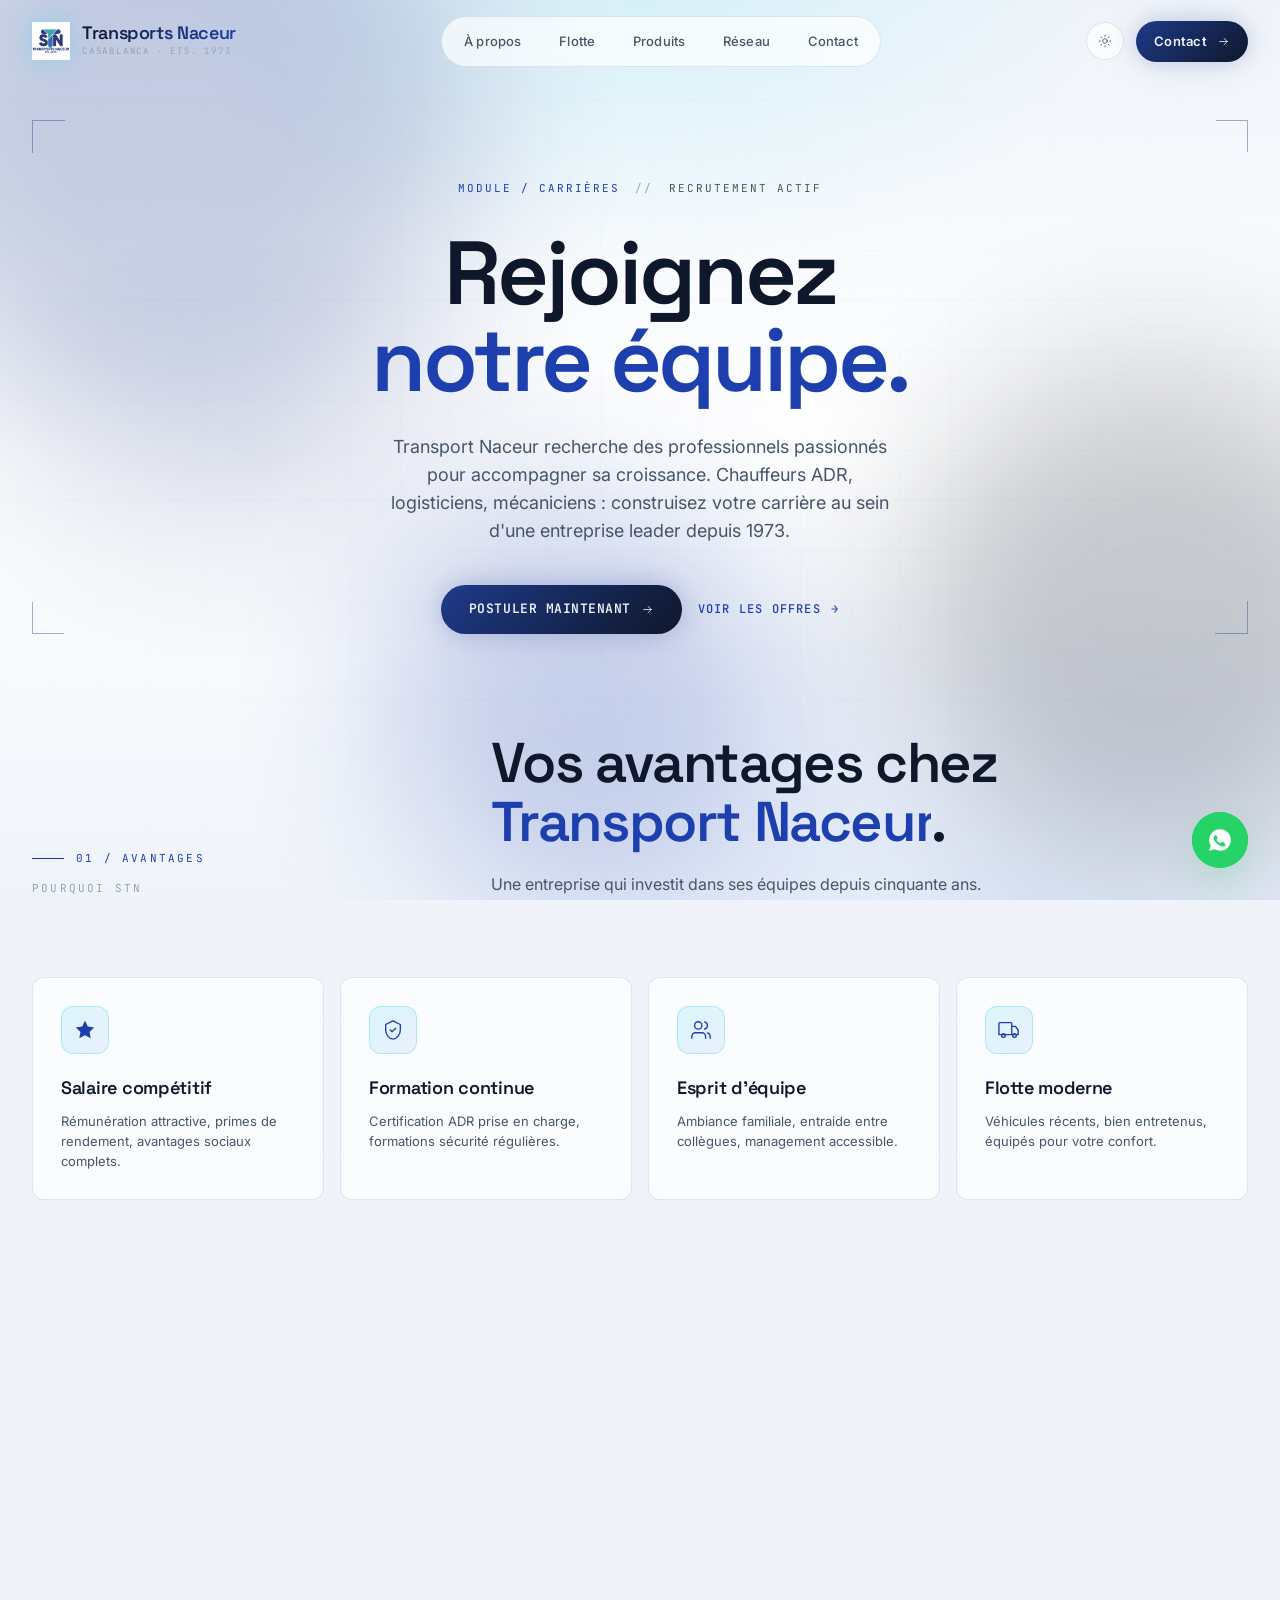
<file: recrutement.html>
<!DOCTYPE html>
<html lang="fr">
<head>
    <meta charset="UTF-8">
    <meta name="viewport" content="width=device-width, initial-scale=1.0">
    <meta name="theme-color" content="#03060F">
    <title>Carrières — Transport Naceur | Rejoignez notre équipe</title>
    <meta name="description" content="Transport Naceur recrute des chauffeurs certifiés ADR, logisticiens et mécaniciens. Rejoignez un leader du transport d'hydrocarbures au Maroc depuis 1973.">
    <meta name="robots" content="index, follow">
    <link rel="canonical" href="https://transport-naceur.ma/recrutement.html">
    <link rel="icon" type="image/png" sizes="32x32" href="Gemini_Generated_Image_twog1rtwog1rtwog.png">
    <link rel="apple-touch-icon" sizes="180x180" href="Gemini_Generated_Image_twog1rtwog1rtwog.png">
    <link rel="manifest" href="manifest.json">

    <link rel="preconnect" href="https://fonts.googleapis.com">
    <link rel="preconnect" href="https://fonts.gstatic.com" crossorigin>
    <link rel="preload" href="https://fonts.googleapis.com/css2?family=Space+Grotesk:wght@500;600;700&family=Inter:wght@400;500;600&family=JetBrains+Mono:wght@500&display=swap" as="style" onload="this.onload=null;this.rel='stylesheet'">
    <noscript><link rel="stylesheet" href="https://fonts.googleapis.com/css2?family=Space+Grotesk:wght@500;600;700&family=Inter:wght@400;500;600&family=JetBrains+Mono:wght@500&display=swap"></noscript>

    <script>
        (function () {
            try {
                var saved = localStorage.getItem('stn-theme');
                var prefersLight = window.matchMedia && window.matchMedia('(prefers-color-scheme: light)').matches;
                if ((saved || (prefersLight ? 'light' : 'dark')) === 'light') {
                    document.documentElement.setAttribute('data-theme', 'light');
                }
            } catch (e) {}
        })();
    </script>
    <link rel="stylesheet" href="style.css">
</head>
<body>

<svg xmlns="http://www.w3.org/2000/svg" style="position:absolute;width:0;height:0;overflow:hidden" aria-hidden="true">
<defs>
    <symbol id="i-sun" viewBox="0 0 24 24"><circle cx="12" cy="12" r="4"/><path d="M12 2v2M12 20v2M4.93 4.93l1.41 1.41M17.66 17.66l1.41 1.41M2 12h2M20 12h2M4.93 19.07l1.41-1.41M17.66 6.34l1.41-1.41"/></symbol>
    <symbol id="i-moon" viewBox="0 0 24 24"><path d="M21 12.79A9 9 0 1 1 11.21 3 7 7 0 0 0 21 12.79z"/></symbol>
    <symbol id="i-arrow-right" viewBox="0 0 24 24"><path d="M5 12h14M13 6l6 6-6 6"/></symbol>
    <symbol id="i-chevron-up" viewBox="0 0 24 24"><path d="M18 15l-6-6-6 6"/></symbol>
    <symbol id="i-star" viewBox="0 0 24 24" fill="currentColor" stroke="none"><path d="M12 2l3.09 6.26L22 9.27l-5 4.87 1.18 6.88L12 17.77l-6.18 3.25L7 14.14 2 9.27l6.91-1.01L12 2z"/></symbol>
    <symbol id="i-shield" viewBox="0 0 24 24"><path d="M12 2l8 4v6c0 5-3.5 9.5-8 10-4.5-.5-8-5-8-10V6l8-4z"/><path d="M9 12l2 2 4-4"/></symbol>
    <symbol id="i-users" viewBox="0 0 24 24"><path d="M17 21v-2a4 4 0 0 0-4-4H6a4 4 0 0 0-4 4v2"/><circle cx="9" cy="7" r="4"/><path d="M22 21v-2a4 4 0 0 0-3-3.87M16 3.13a4 4 0 0 1 0 7.75"/></symbol>
    <symbol id="i-truck" viewBox="0 0 24 24"><path d="M1 17V5a1 1 0 0 1 1-1h12a1 1 0 0 1 1 1v12H1z"/><path d="M15 8h4l3 4v5h-7"/><circle cx="6" cy="18" r="2"/><circle cx="18" cy="18" r="2"/></symbol>
    <symbol id="i-mail" viewBox="0 0 24 24"><rect x="2" y="4" width="20" height="16" rx="2"/><path d="M2 6l10 7L22 6"/></symbol>
    <symbol id="i-phone" viewBox="0 0 24 24"><path d="M22 16.92v3a2 2 0 0 1-2.18 2 19.79 19.79 0 0 1-8.63-3.07 19.5 19.5 0 0 1-6-6A19.79 19.79 0 0 1 2.12 4.18 2 2 0 0 1 4.11 2h3a2 2 0 0 1 2 1.72c.13.96.36 1.9.7 2.8a2 2 0 0 1-.45 2.11L8.09 9.91a16 16 0 0 0 6 6l1.28-1.27a2 2 0 0 1 2.11-.45c.9.34 1.84.57 2.8.7A2 2 0 0 1 22 16.92z"/></symbol>
    <symbol id="i-whatsapp" viewBox="0 0 24 24" fill="currentColor" stroke="none">
        <path d="M12.012 2c-5.506 0-9.989 4.478-9.99 9.984a9.96 9.96 0 0 0 1.333 4.993L2 22l5.13-1.347a9.96 9.96 0 0 0 4.877 1.28c5.505 0 9.988-4.478 9.99-9.985A9.99 9.99 0 0 0 12.012 2zm5.835 14.22c-.324.912-1.62 1.638-2.222 1.728-.6.09-1.2.18-3.9-.9-2.701-1.08-4.44-3.839-4.575-4.02-.136-.18-1.092-1.448-1.092-2.766 0-1.318.69-1.966.938-2.222.248-.256.545-.32.72-.32.176 0 .353 0 .505.008.158.008.376-.06.586.443.218.527.744 1.802.81 1.936.065.134.11.29.02.467-.09.177-.135.29-.27.447-.135.158-.283.353-.404.47-.136.13-.277.272-.12.54.156.27.693 1.13 1.488 1.834.795.704 1.464.922 1.736 1.058.272.136.43.113.586-.067.156-.18.677-.788.857-1.058.18-.27.36-.226.608-.135.248.09 1.572.742 1.84.877.27.135.45.2.518.316.067.116.067.676-.257 1.588z"/>
    </symbol>
</defs>
</svg>

<div class="bg-grid" aria-hidden="true"></div>
<div class="bg-orbs" aria-hidden="true">
    <div class="bg-orb bg-orb-1"></div>
    <div class="bg-orb bg-orb-2"></div>
    <div class="bg-orb bg-orb-3"></div>
</div>
<div class="bg-scan" aria-hidden="true"></div>

<header id="header">
    <div class="header-inner">
        <a href="index.html" class="brand">
            <img src="Gemini_Generated_Image_twog1rtwog1rtwog.png" alt="STN" class="brand-logo" width="38" height="38">
            <div>
                <div class="brand-mark">Transports Naceur</div>
                <span class="brand-tag">Casablanca · Ets. 1973</span>
            </div>
        </a>
        <nav>
            <ul>
                <li><a href="index.html#manifeste">À propos</a></li>
                <li><a href="index.html#flotte">Flotte</a></li>
                <li><a href="index.html#produits">Produits</a></li>
                <li><a href="index.html#reseau">Réseau</a></li>
                <li><a href="index.html#contact">Contact</a></li>
            </ul>
        </nav>
        <div class="header-tools">
            <button type="button" class="theme-toggle" id="themeToggle" aria-label="Basculer le thème">
                <svg class="icon icon-sun" aria-hidden="true"><use href="#i-sun"></use></svg>
                <svg class="icon icon-moon" aria-hidden="true"><use href="#i-moon"></use></svg>
            </button>
            <a href="index.html#contact" class="header-cta">
                <span>Contact</span>
                <svg class="icon" aria-hidden="true"><use href="#i-arrow-right"></use></svg>
            </a>
            <button class="mobile-toggle" aria-label="Menu" aria-expanded="false">
                <span></span><span></span><span></span>
            </button>
        </div>
    </div>
</header>

<div id="scroll-progress"></div>


<!-- HERO -->
<section class="hero" style="padding-bottom:60px;">
    <div class="hero-hud" aria-hidden="true">
        <div class="hero-hud-r"></div>
        <div class="hero-hud-l"></div>
    </div>
    <div class="hero-grid" style="grid-template-columns:1fr; text-align:center;">
        <div class="hero-text" style="max-width:800px; margin:0 auto;">
            <div class="hero-meta-top" style="justify-content:center;">
                <span class="label">MODULE / CARRIÈRES</span>
                <span class="divider">//</span>
                <span class="sub">Recrutement actif</span>
            </div>
            <h1 class="hero-title">
                Rejoignez<br>
                <span class="gradient">notre équipe.</span>
            </h1>
            <p class="hero-lead" style="margin-left:auto; margin-right:auto;">
                Transport Naceur recherche des professionnels passionnés pour accompagner sa croissance. Chauffeurs ADR, logisticiens, mécaniciens : construisez votre carrière au sein d'une entreprise leader depuis 1973.
            </p>
            <div class="hero-actions" style="justify-content:center; margin-bottom:0;">
                <a href="#postuler" class="btn btn-primary">
                    <span>Postuler maintenant</span>
                    <svg class="icon"><use href="#i-arrow-right"/></svg>
                </a>
                <a href="#offres" class="btn-link">Voir les offres</a>
            </div>
        </div>
    </div>
</section>


<!-- AVANTAGES -->
<section class="chapter" style="padding-top:40px;">
    <div class="container">
        <div class="chapter-head reveal">
            <div class="chapter-meta">
                <span class="chapter-number">01 / Avantages</span>
                <span class="chapter-name">Pourquoi STN</span>
            </div>
            <div>
                <h2 class="chapter-title">Vos avantages chez <span class="gradient">Transport Naceur</span>.</h2>
                <p class="chapter-sub">Une entreprise qui investit dans ses équipes depuis cinquante ans.</p>
            </div>
        </div>

        <div class="certs-grid reveal-stagger">
            <div class="cert">
                <div class="cert-icon"><svg class="icon"><use href="#i-star"/></svg></div>
                <h3>Salaire compétitif</h3>
                <p>Rémunération attractive, primes de rendement, avantages sociaux complets.</p>
            </div>
            <div class="cert">
                <div class="cert-icon"><svg class="icon"><use href="#i-shield"/></svg></div>
                <h3>Formation continue</h3>
                <p>Certification ADR prise en charge, formations sécurité régulières.</p>
            </div>
            <div class="cert">
                <div class="cert-icon"><svg class="icon"><use href="#i-users"/></svg></div>
                <h3>Esprit d'équipe</h3>
                <p>Ambiance familiale, entraide entre collègues, management accessible.</p>
            </div>
            <div class="cert">
                <div class="cert-icon"><svg class="icon"><use href="#i-truck"/></svg></div>
                <h3>Flotte moderne</h3>
                <p>Véhicules récents, bien entretenus, équipés pour votre confort.</p>
            </div>
        </div>
    </div>
</section>


<!-- OFFRES -->
<section class="chapter" id="offres" style="padding-top:0;">
    <div class="container">
        <div class="chapter-head reveal">
            <div class="chapter-meta">
                <span class="chapter-number">02 / Postes</span>
                <span class="chapter-name">Opportunités actuelles</span>
            </div>
            <div>
                <h2 class="chapter-title">Nos offres <span class="gradient">actuelles</span>.</h2>
                <p class="chapter-sub">Trois postes ouverts. Postulez en ligne ou par email.</p>
            </div>
        </div>

        <div class="job-list reveal-stagger">
            <article class="job-card">
                <div class="job-card-header">
                    <h3>Chauffeur Poids Lourd ADR</h3>
                    <span class="product-tag">CDI · Temps plein</span>
                </div>
                <p>Permis C/EC + certificat ADR classe 2 ou 3 obligatoire. Expérience minimum 3 ans en transport de matières dangereuses. Discipline, ponctualité, sens du service requis.</p>
                <div class="job-details">
                    <span>// Casablanca + National</span>
                    <span>// 8 000 – 12 000 MAD</span>
                    <span>// Disponibilité immédiate</span>
                </div>
            </article>

            <article class="job-card">
                <div class="job-card-header">
                    <h3>Mécanicien Poids Lourd</h3>
                    <span class="product-tag">CDI · Temps plein</span>
                </div>
                <p>Expérience en mécanique camions/citernes. Connaissance des systèmes hydrauliques et pneumatiques. Formation ADR assurée par l'entreprise.</p>
                <div class="job-details">
                    <span>// Casablanca</span>
                    <span>// 6 000 – 9 000 MAD</span>
                    <span>// Atelier dédié</span>
                </div>
            </article>

            <article class="job-card">
                <div class="job-card-header">
                    <h3>Coordinateur Logistique</h3>
                    <span class="product-tag">CDI · Temps plein</span>
                </div>
                <p>Bac+3 logistique/transport. Gestion des plannings, optimisation des tournées, relation clients. Maîtrise des outils TMS appréciée.</p>
                <div class="job-details">
                    <span>// Casablanca</span>
                    <span>// 7 000 – 10 000 MAD</span>
                    <span>// Poste de contrôle</span>
                </div>
            </article>
        </div>
    </div>
</section>


<!-- POSTULER -->
<section class="chapter" id="postuler" style="padding-top:0;">
    <div class="container">
        <div class="chapter-head reveal">
            <div class="chapter-meta">
                <span class="chapter-number">03 / Candidature</span>
                <span class="chapter-name">Transmission de profil</span>
            </div>
            <div>
                <h2 class="chapter-title">Postulez <span class="gradient">maintenant</span>.</h2>
                <p class="chapter-sub">Deux canaux pour transmettre votre candidature. Réponse sous 5 jours ouvrés.</p>
            </div>
        </div>

        <div class="contact-grid">
            <div class="contact-info reveal">
                <h3 style="font-family:var(--f-display); font-size:24px; font-weight:600; letter-spacing:-0.02em; margin-bottom:28px;">Nos coordonnées RH</h3>
                <div class="contact-list">
                    <div class="contact-item">
                        <div class="contact-item-icon"><svg class="icon"><use href="#i-mail"/></svg></div>
                        <div>
                            <div class="contact-item-label">Email recrutement</div>
                            <div class="contact-item-value"><a href="mailto:recrutement@stn.ma">recrutement@stn.ma</a></div>
                        </div>
                    </div>
                    <div class="contact-item">
                        <div class="contact-item-icon"><svg class="icon"><use href="#i-phone"/></svg></div>
                        <div>
                            <div class="contact-item-label">Téléphone RH</div>
                            <div class="contact-item-value"><a href="tel:+212522747647">+212 5 22 74 76 47</a></div>
                        </div>
                    </div>
                </div>

                <div style="margin-top:32px; padding:24px; background:var(--bg-glass); border:1px solid var(--ink-line); border-radius:var(--r); backdrop-filter:blur(20px); position:relative; overflow:hidden;">
                    <div style="position:absolute; top:0; left:0; right:0; height:1px; background:linear-gradient(90deg, transparent, var(--cyan), transparent); opacity:0.5;"></div>
                    <h4 style="font-family:var(--f-display); font-size:18px; font-weight:600; margin-bottom:8px;">Candidature spontanée</h4>
                    <p style="color:var(--ink-dim); font-size:14px; line-height:1.6; margin:0;">Vous ne trouvez pas le poste idéal&nbsp;? Envoyez-nous votre candidature spontanée. Nous étudions tous les profils motivés et passionnés par le transport.</p>
                </div>
            </div>

            <form class="contact-form reveal" id="contactForm" action="https://formspree.io/f/xyzbnrel" method="POST">
                <h3>Formulaire candidature</h3>
                <input type="hidden" name="_subject" value="Nouvelle candidature">
                <div class="form-row">
                    <div class="form-group">
                        <label for="name">Nom complet</label>
                        <input type="text" id="name" name="name" placeholder="Votre nom" required>
                    </div>
                    <div class="form-group">
                        <label for="phone">Téléphone</label>
                        <input type="tel" id="phone" name="phone" placeholder="+212" required>
                    </div>
                </div>
                <div class="form-group">
                    <label for="email">Email</label>
                    <input type="email" id="email" name="email" placeholder="vous@email.ma" required>
                </div>
                <div class="form-group">
                    <label for="subject">Poste visé</label>
                    <input type="text" id="subject" name="subject" placeholder="Chauffeur ADR, Mécanicien..." required>
                </div>
                <div class="form-group">
                    <label for="message">Présentation & expérience</label>
                    <textarea id="message" name="message" rows="5" placeholder="Décrivez votre parcours, vos certifications, votre disponibilité..." required></textarea>
                </div>
                <button type="submit" class="btn-submit">Transmettre la candidature →</button>
                <div id="form-message"></div>
                <p style="margin-top:16px; font-family:var(--f-mono); font-size:10px; letter-spacing:0.1em; color:var(--ink-faint); text-align:center;">// Pensez à envoyer votre CV par email après ce formulaire</p>
            </form>
        </div>
    </div>
</section>


<!-- FOOTER -->
<footer>
    <div class="container">
        <div class="footer-bottom" style="border-top:none; padding-top:0;">
            <p>© 2026 Transports Naceur — Tous droits réservés</p>
            <div class="footer-legal">
                <a href="index.html">Accueil</a>
                <a href="mentions-legales.html">Mentions légales</a>
                <a href="confidentialite.html">Confidentialité</a>
            </div>
        </div>
    </div>
</footer>

<a href="https://wa.me/212660195104" class="whatsapp-float" target="_blank" rel="noopener" aria-label="WhatsApp">
    <span class="whatsapp-pulse"></span>
    <svg class="icon" aria-hidden="true"><use href="#i-whatsapp"></use></svg>
</a>

<button id="scrollTop" aria-label="Retour en haut">
    <svg class="icon" aria-hidden="true"><use href="#i-chevron-up"></use></svg>
</button>

<script src="script.js" defer></script>
</body>
</html>
</file>
<file: style.css>
/* ============================================================
   Transport Naceur — Futuristic Design
   Sci-fi command center × premium logistics
   Logo palette: navy + cyan + electric blue
   ============================================================ */

:root {
    /* Deep space foundation */
    --bg: #03060F;
    --bg-soft: #070C1C;
    --bg-elev: #0C1426;
    --bg-glass: rgba(12, 20, 38, 0.6);

    /* Ink */
    --ink: #E8EEF7;
    --ink-dim: #94A3B8;
    --ink-faint: #475569;
    --ink-line: rgba(96, 165, 250, 0.10);
    --ink-line-strong: rgba(96, 165, 250, 0.25);

    /* Brand palette — from logo */
    --navy: #1E3A8A;
    --navy-deep: #1E40AF;
    --blue: #2563EB;
    --blue-mid: #3B82F6;
    --blue-light: #60A5FA;
    --cyan: #06B6D4;
    --cyan-bright: #22D3EE;
    --cyan-glow: rgba(34, 211, 238, 0.35);

    /* Accent for energy */
    --accent: #06B6D4;
    --accent-warm: #F59E0B;

    /* Effects */
    --glow-cyan: 0 0 24px rgba(34, 211, 238, 0.4), 0 0 48px rgba(34, 211, 238, 0.2);
    --glow-blue: 0 0 24px rgba(96, 165, 250, 0.35), 0 0 48px rgba(37, 99, 235, 0.15);

    /* Radii */
    --r-sm: 6px;
    --r: 12px;
    --r-lg: 20px;

    /* Type */
    --f-display: 'Space Grotesk', 'Inter', sans-serif;
    --f-sans: 'Inter', -apple-system, BlinkMacSystemFont, sans-serif;
    --f-mono: 'JetBrains Mono', ui-monospace, monospace;

    --container: 1320px;
    --gutter: 32px;
}

[data-theme="light"] {
    --bg: #F0F4FA;
    --bg-soft: #FFFFFF;
    --bg-elev: #E2E8F0;
    --bg-glass: rgba(255, 255, 255, 0.7);

    --ink: #0F172A;
    --ink-dim: #475569;
    --ink-faint: #94A3B8;
    --ink-line: rgba(30, 58, 138, 0.12);
    --ink-line-strong: rgba(30, 58, 138, 0.25);

    /* Replace sky blue / cyan with elegant deep navy blue in light mode */
    --cyan: #1E3A8A;
    --cyan-bright: #1E40AF;
    --cyan-glow: rgba(30, 58, 138, 0.15);
    --glow-cyan: 0 0 24px rgba(30, 58, 138, 0.2), 0 0 48px rgba(30, 58, 138, 0.08);

    /* Darker, rich premium blue palette for high contrast in light mode */
    --blue: #0F172A;        /* Very Dark Slate Navy */
    --blue-mid: #1E3A8A;    /* Deep Navy Blue */
    --blue-light: #1E40AF;  /* Deep Royal Blue */
    --glow-blue: 0 0 24px rgba(30, 58, 138, 0.2), 0 0 48px rgba(30, 58, 138, 0.08);

    --accent: #1E3A8A;
}

* { box-sizing: border-box; margin: 0; padding: 0; }
html { scroll-behavior: smooth; -webkit-text-size-adjust: 100%; }

body {
    font-family: var(--f-sans);
    background: var(--bg);
    color: var(--ink);
    line-height: 1.6;
    font-weight: 400;
    -webkit-font-smoothing: antialiased;
    -moz-osx-font-smoothing: grayscale;
    overflow-x: hidden;
    text-rendering: optimizeLegibility;
    transition: background 0.4s ease, color 0.4s ease;
}

a { color: inherit; text-decoration: none; }
img { max-width: 100%; display: block; }
button { font: inherit; cursor: pointer; border: none; background: none; color: inherit; }
ul, ol { list-style: none; }

::selection { background: var(--cyan); color: var(--bg); }

.container {
    max-width: var(--container);
    margin: 0 auto;
    padding: 0 var(--gutter);
    position: relative;
}

/* --- ICON SYSTEM --- */
.icon {
    width: 1em; height: 1em;
    display: inline-block;
    vertical-align: -0.125em;
    fill: none;
    stroke: currentColor;
    stroke-width: 1.5;
    stroke-linecap: round;
    stroke-linejoin: round;
    flex-shrink: 0;
}

/* --- TYPOGRAPHY UTILITIES --- */
.eyebrow {
    font-family: var(--f-mono);
    font-size: 11px;
    font-weight: 500;
    letter-spacing: 0.2em;
    text-transform: uppercase;
    color: var(--cyan-bright);
    display: inline-flex;
    align-items: center;
    gap: 10px;
}
.eyebrow::before {
    content: "";
    width: 24px;
    height: 1px;
    background: var(--cyan-bright);
    box-shadow: 0 0 8px var(--cyan-bright);
}

.tabular { font-variant-numeric: tabular-nums; }

/* --- FUTURISTIC BACKGROUND --- */
.bg-grid {
    position: fixed;
    inset: 0;
    z-index: -3;
    pointer-events: none;
    background:
        radial-gradient(ellipse 60% 50% at 50% 0%, rgba(34, 211, 238, 0.12), transparent 60%),
        radial-gradient(ellipse 80% 60% at 80% 100%, rgba(37, 99, 235, 0.08), transparent 60%),
        radial-gradient(ellipse 50% 40% at 20% 50%, rgba(30, 58, 138, 0.1), transparent 60%),
        linear-gradient(180deg, var(--bg) 0%, var(--bg-soft) 50%, var(--bg) 100%);
}
.bg-grid::before {
    content: "";
    position: absolute;
    inset: 0;
    background-image:
        linear-gradient(rgba(96, 165, 250, 0.03) 1px, transparent 1px),
        linear-gradient(90deg, rgba(96, 165, 250, 0.03) 1px, transparent 1px);
    background-size: 50px 50px;
    mask-image: radial-gradient(ellipse 80% 70% at 50% 50%, #000 30%, transparent 80%);
    -webkit-mask-image: radial-gradient(ellipse 80% 70% at 50% 50%, #000 30%, transparent 80%);
}
.bg-grid::after {
    content: "";
    position: absolute;
    inset: 0;
    background: repeating-linear-gradient(180deg, transparent 0, transparent 3px, rgba(34, 211, 238, 0.015) 3px, rgba(34, 211, 238, 0.015) 4px);
    opacity: 0.5;
}

.bg-orbs {
    position: fixed;
    inset: 0;
    z-index: -2;
    pointer-events: none;
    overflow: hidden;
    contain: strict;
}
.bg-orb {
    position: absolute;
    border-radius: 50%;
    filter: blur(80px);
    opacity: 0.22;
    will-change: transform;
    animation: orb-drift 24s ease-in-out infinite alternate;
    transform: translate3d(0, 0, 0);
}
.bg-orb-1 { width: 600px; height: 600px; background: var(--cyan); top: -20%; left: -10%; }
.bg-orb-2 { width: 500px; height: 500px; background: var(--blue); top: 40%; right: -10%; animation-delay: -8s; animation-duration: 25s; }
.bg-orb-3 { width: 400px; height: 400px; background: var(--navy-deep); bottom: 0%; left: 30%; animation-delay: -4s; animation-duration: 18s; }
@keyframes orb-drift {
    0% { transform: translate(0, 0) scale(1); }
    50% { transform: translate(60px, -40px) scale(1.1); }
    100% { transform: translate(-40px, 60px) scale(0.95); }
}

.bg-scan {
    position: fixed;
    inset: 0;
    z-index: -1;
    pointer-events: none;
    background: linear-gradient(180deg, transparent 0%, transparent 49.5%, rgba(34, 211, 238, 0.04) 50%, transparent 50.5%);
    background-size: 100% 200px;
    animation: scan 8s linear infinite;
    opacity: 0.6;
    contain: strict;
    will-change: background-position;
}
@keyframes scan {
    0% { background-position: 0 0; }
    100% { background-position: 0 100%; }
}

/* --- HEADER --- */
#header {
    position: fixed;
    top: 0; left: 0; right: 0;
    z-index: 100;
    padding: 16px 0;
    transition: padding 0.3s ease, background 0.3s ease, backdrop-filter 0.3s ease;
}
#header.scrolled {
    padding: 10px 0;
    background: rgba(3, 6, 15, 0.7);
    backdrop-filter: blur(24px) saturate(180%);
    -webkit-backdrop-filter: blur(24px) saturate(180%);
    border-bottom: 1px solid var(--ink-line);
}
[data-theme="light"] #header.scrolled { background: rgba(240, 244, 250, 0.8); }

.header-inner {
    max-width: var(--container);
    margin: 0 auto;
    padding: 0 var(--gutter);
    display: grid;
    grid-template-columns: auto 1fr auto;
    align-items: center;
    gap: 32px;
}

.brand {
    display: flex;
    align-items: center;
    gap: 12px;
}
.brand-logo {
    width: 38px; height: 38px;
    object-fit: contain;
    filter: drop-shadow(0 0 12px rgba(34, 211, 238, 0.3));
}
.brand-mark {
    font-family: var(--f-display);
    font-size: 18px;
    font-weight: 600;
    letter-spacing: -0.02em;
    line-height: 1;
    background: linear-gradient(135deg, var(--ink) 0%, var(--cyan-bright) 100%);
    -webkit-background-clip: text;
    background-clip: text;
    color: transparent;
}
.brand-tag {
    display: block;
    font-family: var(--f-mono);
    font-size: 9px;
    letter-spacing: 0.2em;
    color: var(--ink-faint);
    text-transform: uppercase;
    margin-top: 2px;
}

#header nav {
    display: flex;
    justify-content: center;
}
#header nav ul {
    display: flex;
    gap: 6px;
    padding: 6px;
    background: var(--bg-glass);
    border: 1px solid var(--ink-line);
    border-radius: 999px;
    backdrop-filter: blur(20px);
    -webkit-backdrop-filter: blur(20px);
}
#header nav a {
    display: block;
    padding: 8px 16px;
    font-size: 13px;
    font-weight: 500;
    color: var(--ink-dim);
    letter-spacing: 0.01em;
    transition: color 0.2s ease, background 0.2s ease;
    border-radius: 999px;
}
#header nav a:hover {
    color: var(--ink);
    background: rgba(34, 211, 238, 0.08);
}

.header-tools {
    display: flex;
    align-items: center;
    gap: 12px;
}
.theme-toggle {
    width: 38px; height: 38px;
    display: inline-flex;
    align-items: center;
    justify-content: center;
    background: var(--bg-glass);
    border: 1px solid var(--ink-line);
    border-radius: 50%;
    color: var(--ink-dim);
    backdrop-filter: blur(10px);
    transition: border-color 0.2s ease, color 0.2s ease, transform 0.2s ease;
}
.theme-toggle:hover {
    border-color: var(--cyan);
    color: var(--cyan-bright);
    transform: translateY(-1px);
}
.theme-toggle .icon { width: 14px; height: 14px; }
.theme-toggle .icon-sun { display: none; }
[data-theme="light"] .theme-toggle .icon-sun { display: inline-block; }
[data-theme="light"] .theme-toggle .icon-moon { display: none; }

.header-cta {
    display: inline-flex;
    align-items: center;
    gap: 10px;
    padding: 10px 18px;
    background: linear-gradient(135deg, var(--cyan) 0%, var(--blue) 100%);
    color: var(--bg);
    font-size: 13px;
    font-weight: 600;
    letter-spacing: 0.02em;
    border-radius: 999px;
    box-shadow: var(--glow-cyan);
    transition: transform 0.2s ease, box-shadow 0.2s ease;
    position: relative;
    overflow: hidden;
}
.header-cta::before {
    content: "";
    position: absolute;
    inset: 0;
    background: linear-gradient(135deg, var(--cyan-bright) 0%, var(--blue-mid) 100%);
    opacity: 0;
    transition: opacity 0.3s ease;
    border-radius: inherit;
}
.header-cta:hover { transform: translateY(-2px); box-shadow: 0 12px 32px -8px var(--cyan-glow); }
.header-cta:hover::before { opacity: 1; }
.header-cta span, .header-cta svg { position: relative; z-index: 1; }

.mobile-toggle {
    display: none;
    width: 44px; height: 44px;
    flex-direction: column;
    justify-content: center;
    align-items: center;
    gap: 5px;
    background: var(--bg-glass);
    border: 1px solid var(--ink-line);
    border-radius: 50%;
    z-index: 102;
    position: relative;
    transition: border-color 0.3s ease, transform 0.3s ease;
}
.mobile-toggle:hover { border-color: var(--cyan); }
.mobile-toggle span {
    width: 16px; height: 1.5px;
    background: var(--ink);
    border-radius: 1px;
    transition: transform 0.4s cubic-bezier(.65,.05,.36,1), opacity 0.3s ease, background 0.3s ease;
    transform-origin: center;
}
.mobile-toggle.active {
    border-color: var(--cyan);
}
.mobile-toggle.active span:nth-child(1) {
    transform: translateY(6.5px) rotate(45deg);
    background: var(--cyan-bright);
}
.mobile-toggle.active span:nth-child(2) {
    opacity: 0;
    transform: scaleX(0);
}
.mobile-toggle.active span:nth-child(3) {
    transform: translateY(-6.5px) rotate(-45deg);
    background: var(--cyan-bright);
}

/* Mobile menu overlay */
.mobile-menu-open { overflow: hidden; }
.mobile-menu-overlay {
    position: fixed;
    inset: 0;
    z-index: 99;
    background: rgba(3, 6, 15, 0.85);
    backdrop-filter: blur(32px) saturate(140%);
    -webkit-backdrop-filter: blur(32px) saturate(140%);
    opacity: 0;
    visibility: hidden;
    transition: opacity 0.4s ease, visibility 0.4s ease;
    padding: 100px 28px 40px;
    overflow-y: auto;
    display: flex;
    flex-direction: column;
}
[data-theme="light"] .mobile-menu-overlay { background: rgba(240, 244, 250, 0.92); }
.mobile-menu-overlay.open {
    opacity: 1;
    visibility: visible;
}
.mobile-menu-overlay nav {
    display: flex;
    flex-direction: column;
}
.mobile-menu-overlay nav ul {
    display: flex;
    flex-direction: column;
    gap: 0;
    background: transparent;
    border: none;
    padding: 0;
    backdrop-filter: none;
}
.mobile-menu-overlay nav li {
    border-bottom: 1px solid var(--ink-line);
    opacity: 0;
    transform: translateY(20px);
    transition: opacity 0.5s ease, transform 0.5s ease;
}
.mobile-menu-overlay.open nav li {
    opacity: 1;
    transform: translateY(0);
}
.mobile-menu-overlay.open nav li:nth-child(1) { transition-delay: 0.1s; }
.mobile-menu-overlay.open nav li:nth-child(2) { transition-delay: 0.15s; }
.mobile-menu-overlay.open nav li:nth-child(3) { transition-delay: 0.2s; }
.mobile-menu-overlay.open nav li:nth-child(4) { transition-delay: 0.25s; }
.mobile-menu-overlay.open nav li:nth-child(5) { transition-delay: 0.3s; }
.mobile-menu-overlay.open nav li:nth-child(6) { transition-delay: 0.35s; }
.mobile-menu-overlay.open nav li:nth-child(7) { transition-delay: 0.4s; }
.mobile-menu-overlay nav a {
    display: flex;
    align-items: center;
    justify-content: space-between;
    padding: 24px 4px;
    font-family: var(--f-display);
    font-size: 28px;
    font-weight: 500;
    letter-spacing: -0.02em;
    color: var(--ink);
    background: transparent !important;
    border-radius: 0 !important;
    transition: color 0.2s ease, padding-left 0.3s ease;
}
.mobile-menu-overlay nav a::after {
    content: "→";
    font-family: var(--f-mono);
    font-size: 18px;
    color: var(--cyan-bright);
    opacity: 0;
    transform: translateX(-8px);
    transition: opacity 0.3s ease, transform 0.3s ease;
}
.mobile-menu-overlay nav a:hover,
.mobile-menu-overlay nav a:focus {
    color: var(--cyan-bright);
    padding-left: 12px;
}
.mobile-menu-overlay nav a:hover::after,
.mobile-menu-overlay nav a:focus::after {
    opacity: 1;
    transform: translateX(0);
}
.mobile-menu-cta {
    margin-top: 32px;
    display: flex;
    flex-direction: column;
    gap: 12px;
    opacity: 0;
    transform: translateY(20px);
    transition: opacity 0.5s ease 0.45s, transform 0.5s ease 0.45s;
}
.mobile-menu-overlay.open .mobile-menu-cta {
    opacity: 1;
    transform: translateY(0);
}
.mobile-menu-cta .btn-primary {
    padding: 18px 28px;
    font-size: 13px;
    letter-spacing: 0.1em;
    width: 100%;
}
.mobile-menu-meta {
    margin-top: auto;
    padding-top: 32px;
    border-top: 1px solid var(--ink-line);
    display: flex;
    flex-direction: column;
    gap: 12px;
    font-family: var(--f-mono);
    font-size: 11px;
    letter-spacing: 0.1em;
    color: var(--ink-faint);
    opacity: 0;
    transition: opacity 0.5s ease 0.55s;
}
.mobile-menu-overlay.open .mobile-menu-meta { opacity: 1; }
.mobile-menu-meta a { color: var(--cyan-bright); }
.mobile-menu-meta a:hover { color: var(--ink); }

#scroll-progress {
    position: fixed;
    top: 0; left: 0;
    height: 2px;
    width: 0%;
    background: linear-gradient(90deg, var(--cyan-bright), var(--blue));
    z-index: 200;
    transition: width 0.1s linear;
    box-shadow: 0 0 8px var(--cyan-glow);
}

/* --- BUTTONS --- */
.btn {
    display: inline-flex;
    align-items: center;
    justify-content: center;
    gap: 10px;
    padding: 14px 28px;
    font-size: 13px;
    font-weight: 600;
    letter-spacing: 0.04em;
    text-transform: uppercase;
    font-family: var(--f-mono);
    border-radius: 999px;
    transition: transform 0.2s ease, box-shadow 0.2s ease;
    cursor: pointer;
    white-space: nowrap;
    position: relative;
    overflow: hidden;
}
.btn-primary {
    background: linear-gradient(135deg, var(--cyan) 0%, var(--blue) 100%);
    color: var(--bg);
    box-shadow: var(--glow-cyan);
}
.btn-primary:hover {
    transform: translateY(-2px);
    box-shadow: 0 16px 40px -8px var(--cyan-glow);
}
.btn-ghost {
    background: var(--bg-glass);
    color: var(--ink);
    border: 1px solid var(--ink-line-strong);
    backdrop-filter: blur(10px);
}
.btn-ghost:hover {
    border-color: var(--cyan);
    color: var(--cyan-bright);
}
.btn-link {
    display: inline-flex;
    align-items: center;
    gap: 10px;
    font-family: var(--f-mono);
    font-size: 12px;
    font-weight: 500;
    letter-spacing: 0.1em;
    text-transform: uppercase;
    color: var(--cyan-bright);
    transition: gap 0.2s ease;
}
.btn-link::after {
    content: "→";
    transition: transform 0.2s ease;
}
.btn-link:hover { gap: 16px; }
.btn-link:hover::after { transform: translateX(4px); }

/* ============================================================
   HERO — Futuristic command center
   ============================================================ */
.hero {
    position: relative;
    padding: 180px 0 100px;
    overflow: hidden;
}

/* HUD frame */
.hero-hud {
    position: absolute;
    inset: 120px var(--gutter) 60px;
    pointer-events: none;
    z-index: 0;
}
.hero-hud::before, .hero-hud::after {
    content: "";
    position: absolute;
    width: 32px; height: 32px;
    border: 1px solid var(--cyan);
    opacity: 0.4;
}
.hero-hud::before { top: 0; left: 0; border-right: 0; border-bottom: 0; }
.hero-hud::after { bottom: 0; right: 0; border-left: 0; border-top: 0; }
.hero-hud-r { position: absolute; top: 0; right: 0; width: 32px; height: 32px; border: 1px solid var(--cyan); border-left: 0; border-bottom: 0; opacity: 0.4; }
.hero-hud-l { position: absolute; bottom: 0; left: 0; width: 32px; height: 32px; border: 1px solid var(--cyan); border-right: 0; border-top: 0; opacity: 0.4; }

.hero-grid {
    display: grid;
    grid-template-columns: 1.1fr 1fr;
    gap: 64px;
    align-items: center;
    max-width: var(--container);
    margin: 0 auto;
    padding: 0 var(--gutter);
    position: relative;
    z-index: 2;
}

.hero-meta-top {
    display: flex;
    align-items: center;
    gap: 16px;
    margin-bottom: 32px;
    font-family: var(--f-mono);
    font-size: 11px;
    letter-spacing: 0.18em;
    text-transform: uppercase;
}
.hero-meta-top .dot {
    width: 8px; height: 8px;
    background: var(--cyan-bright);
    border-radius: 50%;
    box-shadow: 0 0 12px var(--cyan-bright);
    animation: pulse 2s ease-in-out infinite;
}
.hero-meta-top .label { color: var(--cyan-bright); }
.hero-meta-top .divider { color: var(--ink-faint); }
.hero-meta-top .sub { color: var(--ink-dim); }

@keyframes pulse {
    0%, 100% { opacity: 1; transform: scale(1); }
    50% { opacity: 0.5; transform: scale(1.3); }
}

.hero-title {
    font-family: var(--f-display);
    font-size: clamp(48px, 7vw, 96px);
    font-weight: 600;
    line-height: 0.98;
    letter-spacing: -0.035em;
    margin-bottom: 28px;
}
.hero-title .gradient {
    background: linear-gradient(135deg, var(--cyan-bright) 0%, var(--blue-light) 50%, var(--blue) 100%);
    -webkit-background-clip: text;
    background-clip: text;
    color: transparent;
    background-size: 200% 100%;
    animation: gradient-shift 8s ease-in-out infinite;
}
.hero-title .outlined {
    -webkit-text-stroke: 1px var(--cyan);
    color: transparent;
    font-style: italic;
}
@keyframes gradient-shift {
    0%, 100% { background-position: 0% 50%; }
    50% { background-position: 100% 50%; }
}

.hero-lead {
    font-size: 18px;
    line-height: 1.55;
    color: var(--ink-dim);
    max-width: 500px;
    margin-bottom: 40px;
}

.hero-actions {
    display: flex;
    align-items: center;
    gap: 16px;
    flex-wrap: wrap;
    margin-bottom: 56px;
}

.hero-stats {
    display: grid;
    grid-template-columns: repeat(3, 1fr);
    gap: 16px;
    padding: 24px;
    background: var(--bg-glass);
    border: 1px solid var(--ink-line);
    border-radius: var(--r-lg);
    backdrop-filter: blur(20px);
    position: relative;
    overflow: hidden;
}
.hero-stats::before {
    content: "";
    position: absolute;
    inset: 0;
    background: linear-gradient(135deg, rgba(34, 211, 238, 0.08), transparent);
    pointer-events: none;
}
.hero-stat {
    position: relative;
    z-index: 1;
}
.hero-stat-num {
    font-family: var(--f-display);
    font-size: 34px;
    font-weight: 700;
    letter-spacing: -0.02em;
    line-height: 1;
    background: linear-gradient(135deg, var(--cyan-bright) 0%, var(--blue-light) 100%);
    -webkit-background-clip: text;
    background-clip: text;
    color: transparent;
}
.hero-stat-num .suffix {
    font-family: var(--f-mono);
    font-size: 0.5em;
    color: var(--cyan);
    margin-left: 2px;
}
.hero-stat-label {
    font-family: var(--f-mono);
    font-size: 10px;
    letter-spacing: 0.15em;
    text-transform: uppercase;
    color: var(--ink-faint);
    margin-top: 8px;
}

/* Hero visual — holographic card */
.hero-visual {
    position: relative;
    aspect-ratio: 4/5;
    border-radius: var(--r-lg);
    overflow: hidden;
    background: var(--bg-soft);
    border: 1px solid var(--ink-line);
}
.hero-visual::before {
    content: "";
    position: absolute;
    inset: 0;
    background: linear-gradient(135deg, rgba(34, 211, 238, 0.15) 0%, transparent 50%, rgba(37, 99, 235, 0.15) 100%);
    z-index: 2;
    pointer-events: none;
    mix-blend-mode: overlay;
}
.hero-visual::after {
    content: "";
    position: absolute;
    inset: 0;
    background: linear-gradient(180deg, transparent 40%, rgba(3, 6, 15, 0.8) 100%);
    z-index: 2;
}
.hero-visual img {
    width: 100%; height: 100%;
    object-fit: cover;
    filter: contrast(1.1) saturate(1.1) brightness(0.95);
}

.hero-visual-frame {
    position: absolute;
    inset: 16px;
    border: 1px solid rgba(34, 211, 238, 0.3);
    border-radius: var(--r);
    z-index: 3;
    pointer-events: none;
}
.hero-visual-frame::before,
.hero-visual-frame::after {
    content: "";
    position: absolute;
    width: 20px; height: 20px;
    border: 2px solid var(--cyan-bright);
}
.hero-visual-frame::before { top: -1px; left: -1px; border-right: 0; border-bottom: 0; }
.hero-visual-frame::after { bottom: -1px; right: -1px; border-left: 0; border-top: 0; }

.hero-visual-data {
    position: absolute;
    bottom: 24px;
    left: 24px;
    right: 24px;
    z-index: 3;
    display: flex;
    justify-content: space-between;
    align-items: end;
    font-family: var(--f-mono);
    font-size: 10px;
    letter-spacing: 0.15em;
    text-transform: uppercase;
    color: var(--cyan-bright);
}
.hero-visual-data .label { color: var(--ink); opacity: 0.7; }
.hero-visual-data .code { color: var(--cyan-bright); }

.hero-marquee-strip {
    margin-top: 80px;
    padding: 20px 0;
    border-top: 1px solid var(--ink-line);
    border-bottom: 1px solid var(--ink-line);
    overflow: hidden;
    position: relative;
    background: linear-gradient(180deg, transparent, rgba(34, 211, 238, 0.02), transparent);
}
.hero-marquee-strip::before,
.hero-marquee-strip::after {
    content: "";
    position: absolute;
    top: 0; bottom: 0;
    width: 120px;
    z-index: 2;
    pointer-events: none;
}
.hero-marquee-strip::before { left: 0; background: linear-gradient(90deg, var(--bg), transparent); }
.hero-marquee-strip::after { right: 0; background: linear-gradient(-90deg, var(--bg), transparent); }
.marquee-track {
    display: flex;
    gap: 56px;
    align-items: center;
    width: max-content;
    animation: marquee 40s linear infinite;
}
.marquee-item {
    display: inline-flex;
    align-items: center;
    gap: 12px;
    font-family: var(--f-mono);
    font-size: 13px;
    font-weight: 500;
    letter-spacing: 0.12em;
    text-transform: uppercase;
    color: var(--ink-dim);
    white-space: nowrap;
}
.marquee-item .icon { width: 16px; height: 16px; color: var(--cyan-bright); }
.marquee-sep {
    color: var(--cyan);
    font-family: var(--f-mono);
}
@keyframes marquee { to { transform: translateX(-50%); } }

/* ============================================================
   SECTION PRIMITIVES
   ============================================================ */
.chapter {
    padding: 140px 0;
    position: relative;
    content-visibility: auto;
    contain-intrinsic-size: 0 800px;
}
.chapter-head {
    display: grid;
    grid-template-columns: 1fr 2fr;
    gap: 80px;
    margin-bottom: 80px;
    align-items: end;
}
.chapter-meta {
    display: flex;
    flex-direction: column;
    gap: 12px;
}
.chapter-number {
    font-family: var(--f-mono);
    font-size: 11px;
    letter-spacing: 0.2em;
    text-transform: uppercase;
    color: var(--cyan-bright);
    display: inline-flex;
    align-items: center;
    gap: 12px;
}
.chapter-number::before {
    content: "";
    width: 32px; height: 1px;
    background: var(--cyan);
    box-shadow: 0 0 8px var(--cyan-glow);
}
.chapter-name {
    font-family: var(--f-mono);
    font-size: 11px;
    letter-spacing: 0.2em;
    text-transform: uppercase;
    color: var(--ink-faint);
}
.chapter-title {
    font-family: var(--f-display);
    font-size: clamp(36px, 4.5vw, 56px);
    font-weight: 600;
    line-height: 1.05;
    letter-spacing: -0.025em;
    color: var(--ink);
}
.chapter-title .gradient {
    background: linear-gradient(135deg, var(--cyan-bright), var(--blue-light));
    -webkit-background-clip: text;
    background-clip: text;
    color: transparent;
}
.chapter-sub {
    margin-top: 20px;
    font-size: 16px;
    color: var(--ink-dim);
    max-width: 540px;
    line-height: 1.6;
}

/* ============================================================
   STATS — HUD style
   ============================================================ */
.stats {
    position: relative;
    padding: 100px 0;
}
.stats-grid {
    display: grid;
    grid-template-columns: repeat(4, 1fr);
    gap: 16px;
}
.stat-block {
    padding: 32px;
    background: var(--bg-glass);
    border: 1px solid var(--ink-line);
    border-radius: var(--r-lg);
    backdrop-filter: blur(20px);
    position: relative;
    overflow: hidden;
    transition: border-color 0.3s ease, transform 0.3s ease;
}
.stat-block::before {
    content: "";
    position: absolute;
    inset: 0;
    background: linear-gradient(135deg, rgba(34, 211, 238, 0.06), transparent 60%);
    pointer-events: none;
}
.stat-block::after {
    content: "";
    position: absolute;
    top: 16px; right: 16px;
    width: 6px; height: 6px;
    background: var(--cyan-bright);
    border-radius: 50%;
    box-shadow: 0 0 12px var(--cyan-bright);
    animation: pulse 2s ease-in-out infinite;
}
.stat-block:hover {
    border-color: var(--cyan);
    transform: translateY(-4px);
}
.stat-num {
    font-family: var(--f-display);
    font-size: clamp(48px, 5vw, 72px);
    font-weight: 700;
    line-height: 1;
    letter-spacing: -0.03em;
    background: linear-gradient(135deg, var(--cyan-bright) 0%, var(--blue-light) 100%);
    -webkit-background-clip: text;
    background-clip: text;
    color: transparent;
    display: flex;
    align-items: baseline;
    gap: 4px;
    position: relative;
    z-index: 1;
}
.stat-num .suffix {
    font-family: var(--f-mono);
    font-size: 0.5em;
    color: var(--cyan);
    -webkit-text-fill-color: var(--cyan);
}
.stat-label {
    margin-top: 16px;
    font-family: var(--f-mono);
    font-size: 11px;
    letter-spacing: 0.15em;
    text-transform: uppercase;
    color: var(--ink);
    position: relative;
    z-index: 1;
}
.stat-desc {
    margin-top: 10px;
    font-size: 13px;
    color: var(--ink-dim);
    line-height: 1.5;
    position: relative;
    z-index: 1;
}

/* ============================================================
   SERVICES — Holographic cards
   ============================================================ */
.services-grid {
    display: grid;
    grid-template-columns: repeat(3, 1fr);
    gap: 24px;
}
.service-card {
    position: relative;
    padding: 40px 32px;
    background: var(--bg-glass);
    border: 1px solid var(--ink-line);
    border-radius: var(--r-lg);
    backdrop-filter: blur(20px);
    overflow: hidden;
    transition: transform 0.4s ease, border-color 0.4s ease;
    text-decoration: none;
    color: inherit;
    display: block;
}
.service-card::before {
    content: "";
    position: absolute;
    inset: 0;
    background: linear-gradient(135deg, rgba(34, 211, 238, 0.08), transparent 50%);
    opacity: 0;
    transition: opacity 0.4s ease;
}
.service-card::after {
    content: "";
    position: absolute;
    top: 0; left: 0; right: 0;
    height: 1px;
    background: linear-gradient(90deg, transparent, var(--cyan), transparent);
    opacity: 0;
    transition: opacity 0.4s ease;
}
.service-card:hover {
    transform: translateY(-8px);
    border-color: var(--cyan);
    box-shadow: 0 24px 48px -16px var(--cyan-glow);
}
.service-card:hover::before { opacity: 1; }
.service-card:hover::after { opacity: 1; }

.service-num {
    font-family: var(--f-mono);
    font-size: 11px;
    letter-spacing: 0.18em;
    color: var(--cyan-bright);
    margin-bottom: 32px;
    display: flex;
    justify-content: space-between;
    align-items: center;
    position: relative;
    z-index: 1;
}
.service-icon {
    width: 56px; height: 56px;
    display: inline-flex;
    align-items: center;
    justify-content: center;
    background: linear-gradient(135deg, rgba(34, 211, 238, 0.15), rgba(37, 99, 235, 0.1));
    border: 1px solid rgba(34, 211, 238, 0.3);
    border-radius: var(--r);
    color: var(--cyan-bright);
    margin-bottom: 24px;
    box-shadow: 0 8px 24px -8px var(--cyan-glow);
    position: relative;
    z-index: 1;
    transition: transform 0.4s cubic-bezier(.22,.9,.3,1.2);
}
.service-icon .icon { width: 26px; height: 26px; }
.service-card:hover .service-icon { transform: rotate(-8deg) scale(1.08); }

.service-title {
    font-family: var(--f-display);
    font-size: 24px;
    font-weight: 600;
    letter-spacing: -0.02em;
    line-height: 1.15;
    color: var(--ink);
    margin-bottom: 12px;
    position: relative;
    z-index: 1;
}
.service-desc {
    color: var(--ink-dim);
    font-size: 14px;
    line-height: 1.6;
    margin-bottom: 24px;
    position: relative;
    z-index: 1;
}
.service-arrow {
    display: inline-flex;
    align-items: center;
    gap: 8px;
    font-family: var(--f-mono);
    font-size: 11px;
    letter-spacing: 0.15em;
    text-transform: uppercase;
    color: var(--cyan-bright);
    position: relative;
    z-index: 1;
    transition: gap 0.3s ease;
}
.service-arrow::after { content: "→"; transition: transform 0.3s ease; }
.service-card:hover .service-arrow { gap: 14px; }
.service-card:hover .service-arrow::after { transform: translateX(4px); }

/* ============================================================
   FEATURE — Image + text split
   ============================================================ */
.feature {
    display: grid;
    grid-template-columns: 1fr 1fr;
    gap: 80px;
    align-items: center;
}
.feature-visual {
    aspect-ratio: 4/5;
    border-radius: var(--r-lg);
    overflow: hidden;
    position: relative;
    border: 1px solid var(--ink-line);
}
.feature-visual::before {
    content: "";
    position: absolute;
    inset: 0;
    background: linear-gradient(135deg, rgba(34, 211, 238, 0.1), transparent 60%);
    z-index: 1;
    pointer-events: none;
    mix-blend-mode: overlay;
}
.feature-visual img {
    width: 100%; height: 100%;
    object-fit: cover;
    transition: transform 1.2s ease;
}
.feature-visual:hover img { transform: scale(1.04); }
.feature-visual-frame {
    position: absolute;
    inset: 12px;
    border: 1px solid rgba(34, 211, 238, 0.25);
    border-radius: var(--r);
    z-index: 2;
    pointer-events: none;
}

.feature-text .eyebrow { display: inline-flex; margin-bottom: 20px; }
.feature-text h2 {
    font-family: var(--f-display);
    font-size: clamp(32px, 4vw, 52px);
    font-weight: 600;
    line-height: 1.08;
    letter-spacing: -0.025em;
    margin-bottom: 24px;
}
.feature-text h2 .gradient {
    background: linear-gradient(135deg, var(--cyan-bright), var(--blue-light));
    -webkit-background-clip: text;
    background-clip: text;
    color: transparent;
}
.feature-text p {
    color: var(--ink-dim);
    font-size: 16px;
    line-height: 1.7;
    margin-bottom: 16px;
}
.feature-values {
    margin-top: 36px;
    display: grid;
    grid-template-columns: 1fr 1fr;
    gap: 16px;
}
.feature-value {
    padding: 20px;
    background: var(--bg-glass);
    border: 1px solid var(--ink-line);
    border-radius: var(--r);
    backdrop-filter: blur(10px);
    transition: border-color 0.2s ease;
}
.feature-value:hover { border-color: var(--cyan); }
.feature-value-num {
    font-family: var(--f-mono);
    font-size: 11px;
    letter-spacing: 0.15em;
    color: var(--cyan-bright);
    margin-bottom: 8px;
}
.feature-value h4 {
    font-family: var(--f-display);
    font-size: 16px;
    font-weight: 600;
    color: var(--ink);
    margin-bottom: 4px;
}
.feature-value p {
    font-size: 13px;
    color: var(--ink-faint);
    margin: 0;
    line-height: 1.5;
}

/* ============================================================
   PROCESS — Connected timeline
   ============================================================ */
.process-list {
    display: grid;
    grid-template-columns: repeat(4, 1fr);
    gap: 16px;
    position: relative;
}
.process-list::before {
    content: "";
    position: absolute;
    left: 8%; right: 8%;
    top: 90px;
    height: 1px;
    background: linear-gradient(90deg, transparent, var(--cyan), transparent);
    box-shadow: 0 0 8px var(--cyan-glow);
    z-index: 0;
}
.process-step {
    padding: 32px 24px;
    background: var(--bg-glass);
    border: 1px solid var(--ink-line);
    border-radius: var(--r-lg);
    backdrop-filter: blur(20px);
    transition: transform 0.3s ease, border-color 0.3s ease;
    position: relative;
    z-index: 1;
}
.process-step:hover {
    transform: translateY(-6px);
    border-color: var(--cyan);
}
.process-step-num {
    width: 56px; height: 56px;
    display: flex;
    align-items: center;
    justify-content: center;
    background: var(--bg);
    border: 1px solid var(--cyan);
    border-radius: 50%;
    font-family: var(--f-mono);
    font-size: 14px;
    font-weight: 600;
    color: var(--cyan-bright);
    margin-bottom: 24px;
    box-shadow: 0 0 0 4px rgba(34, 211, 238, 0.1), 0 8px 24px -8px var(--cyan-glow);
    position: relative;
    z-index: 2;
}
.process-step h3 {
    font-family: var(--f-display);
    font-size: 18px;
    font-weight: 600;
    letter-spacing: -0.015em;
    margin-bottom: 10px;
    color: var(--ink);
}
.process-step p {
    font-size: 13px;
    line-height: 1.6;
    color: var(--ink-dim);
}

/* ============================================================
   FLEET — Cards with holographic effect
   ============================================================ */
.fleet-grid {
    display: grid;
    grid-template-columns: 1fr 1fr;
    gap: 24px;
}
.fleet-card {
    background: var(--bg-glass);
    border: 1px solid var(--ink-line);
    border-radius: var(--r-lg);
    overflow: hidden;
    backdrop-filter: blur(20px);
    transition: transform 0.4s ease, border-color 0.4s ease;
}
.fleet-card:hover {
    transform: translateY(-6px);
    border-color: var(--cyan);
    box-shadow: 0 24px 48px -16px var(--cyan-glow);
}
.fleet-image {
    aspect-ratio: 16/10;
    overflow: hidden;
    position: relative;
}
.fleet-image::after {
    content: "";
    position: absolute;
    inset: 0;
    background: linear-gradient(180deg, transparent 50%, rgba(3, 6, 15, 0.7) 100%);
    z-index: 1;
}
.fleet-image::before {
    content: "";
    position: absolute;
    inset: 0;
    background: linear-gradient(135deg, rgba(34, 211, 238, 0.1), transparent 50%);
    z-index: 1;
    mix-blend-mode: overlay;
}
.fleet-image img {
    width: 100%; height: 100%;
    object-fit: cover;
    transition: transform 1.2s ease;
}
.fleet-card:hover .fleet-image img { transform: scale(1.06); }
.fleet-tag {
    position: absolute;
    top: 20px; left: 20px;
    padding: 6px 14px;
    background: rgba(3, 6, 15, 0.75);
    backdrop-filter: blur(10px);
    color: var(--cyan-bright);
    font-family: var(--f-mono);
    font-size: 10px;
    letter-spacing: 0.15em;
    text-transform: uppercase;
    border: 1px solid var(--cyan);
    border-radius: 999px;
    z-index: 2;
}
.fleet-content { padding: 32px; }
.fleet-content h3 {
    font-family: var(--f-display);
    font-size: 24px;
    font-weight: 600;
    letter-spacing: -0.02em;
    margin-bottom: 8px;
}
.fleet-content p {
    color: var(--ink-dim);
    font-size: 14px;
    margin-bottom: 24px;
    line-height: 1.6;
}
.fleet-specs {
    display: flex;
    flex-direction: column;
    gap: 14px;
    padding-top: 20px;
    border-top: 1px solid var(--ink-line);
}
.fleet-spec {
    display: flex;
    justify-content: space-between;
    align-items: center;
    font-size: 13px;
}
.fleet-spec-label {
    font-family: var(--f-mono);
    letter-spacing: 0.1em;
    text-transform: uppercase;
    color: var(--ink-faint);
    font-size: 10px;
}
.fleet-spec-value {
    color: var(--cyan-bright);
    font-family: var(--f-mono);
    font-weight: 500;
}

/* ============================================================
   PRODUCTS — Grid cells
   ============================================================ */
.products-grid {
    display: grid;
    grid-template-columns: repeat(4, 1fr);
    gap: 16px;
}
.product-card {
    padding: 28px;
    background: var(--bg-glass);
    border: 1px solid var(--ink-line);
    border-radius: var(--r);
    backdrop-filter: blur(20px);
    transition: transform 0.3s ease, border-color 0.3s ease;
    position: relative;
    overflow: hidden;
}
.product-card::before {
    content: "";
    position: absolute;
    top: 0; right: 0;
    width: 100px; height: 100px;
    background: radial-gradient(circle at 100% 0%, rgba(34, 211, 238, 0.2), transparent 60%);
    opacity: 0.6;
}
.product-card:hover {
    transform: translateY(-4px);
    border-color: var(--cyan);
}
.product-num {
    font-family: var(--f-mono);
    font-size: 10px;
    letter-spacing: 0.15em;
    color: var(--cyan-bright);
    margin-bottom: 16px;
    position: relative;
    z-index: 1;
}
.product-card h3 {
    font-family: var(--f-display);
    font-size: 20px;
    font-weight: 600;
    letter-spacing: -0.02em;
    line-height: 1.15;
    color: var(--ink);
    margin-bottom: 12px;
    position: relative;
    z-index: 1;
}
.product-card p {
    color: var(--ink-dim);
    font-size: 13px;
    line-height: 1.55;
    margin-bottom: 20px;
    position: relative;
    z-index: 1;
}
.product-tag {
    display: inline-block;
    font-family: var(--f-mono);
    font-size: 10px;
    letter-spacing: 0.12em;
    text-transform: uppercase;
    color: var(--cyan-bright);
    padding: 4px 10px;
    border: 1px solid var(--cyan);
    border-radius: 999px;
    position: relative;
    z-index: 1;
}

/* ============================================================
   INDUSTRIES
   ============================================================ */
.industries-grid {
    display: grid;
    grid-template-columns: repeat(3, 1fr);
    gap: 16px;
}
.industry {
    padding: 32px;
    background: var(--bg-glass);
    border: 1px solid var(--ink-line);
    border-radius: var(--r);
    backdrop-filter: blur(20px);
    transition: transform 0.3s ease, border-color 0.3s ease;
}
.industry:hover {
    transform: translateY(-4px);
    border-color: var(--cyan);
}
.industry-icon {
    width: 48px; height: 48px;
    display: inline-flex;
    align-items: center;
    justify-content: center;
    background: linear-gradient(135deg, rgba(34, 211, 238, 0.15), rgba(37, 99, 235, 0.08));
    border: 1px solid rgba(34, 211, 238, 0.3);
    border-radius: var(--r);
    color: var(--cyan-bright);
    margin-bottom: 20px;
}
.industry-icon .icon { width: 22px; height: 22px; }
.industry h3 {
    font-family: var(--f-display);
    font-size: 18px;
    font-weight: 600;
    letter-spacing: -0.015em;
    margin-bottom: 8px;
}
.industry p {
    color: var(--ink-dim);
    font-size: 13px;
    line-height: 1.55;
}

/* ============================================================
   MAP
   ============================================================ */
.map-container {
    border-radius: var(--r-lg);
    overflow: hidden;
    border: 1px solid var(--ink-line);
    height: 520px;
    margin-top: 48px;
    position: relative;
    box-shadow: 0 0 0 1px var(--ink-line), 0 32px 64px -32px rgba(0,0,0,0.5);
}
.map-container::before {
    content: "";
    position: absolute;
    inset: 0;
    pointer-events: none;
    z-index: 2;
    box-shadow: inset 0 0 0 1px rgba(34, 211, 238, 0.2);
    border-radius: inherit;
}
#leaflet-map { height: 100%; width: 100%; background: var(--bg); }
.leaflet-control-attribution {
    background: rgba(3, 6, 15, 0.7) !important;
    color: var(--ink-faint) !important;
    font-family: var(--f-mono) !important;
    font-size: 9px !important;
}
.leaflet-control-attribution a { color: var(--ink-dim) !important; }
.leaflet-popup-content-wrapper {
    background: var(--bg-elev) !important;
    color: var(--ink) !important;
    border-radius: var(--r) !important;
    border: 1px solid var(--cyan) !important;
    box-shadow: 0 0 24px var(--cyan-glow) !important;
}
.leaflet-popup-tip { background: var(--bg-elev) !important; }

/* ============================================================
   TESTIMONIALS — Floating glass cards
   ============================================================ */
.testimonials-grid {
    display: grid;
    grid-template-columns: repeat(3, 1fr);
    gap: 24px;
}
.testimonial {
    padding: 32px;
    background: var(--bg-glass);
    border: 1px solid var(--ink-line);
    border-radius: var(--r-lg);
    backdrop-filter: blur(20px);
    transition: transform 0.3s ease, border-color 0.3s ease;
    position: relative;
    overflow: hidden;
}
.testimonial::before {
    content: "";
    position: absolute;
    top: 0; left: 0; right: 0;
    height: 1px;
    background: linear-gradient(90deg, transparent, var(--cyan), transparent);
    opacity: 0.4;
}
.testimonial:hover {
    transform: translateY(-6px);
    border-color: var(--cyan);
}
.testimonial-stars {
    display: flex;
    gap: 2px;
    margin-bottom: 20px;
    color: var(--cyan-bright);
}
.testimonial-stars .icon { width: 14px; height: 14px; }
.testimonial blockquote {
    font-size: 16px;
    line-height: 1.65;
    color: var(--ink);
    margin-bottom: 24px;
    font-weight: 400;
}
.testimonial-author {
    padding-top: 20px;
    border-top: 1px solid var(--ink-line);
}
.testimonial-author strong {
    display: block;
    font-family: var(--f-display);
    font-size: 15px;
    font-weight: 600;
    color: var(--ink);
    margin-bottom: 4px;
}
.testimonial-author span {
    font-family: var(--f-mono);
    font-size: 11px;
    letter-spacing: 0.1em;
    text-transform: uppercase;
    color: var(--ink-faint);
}

.partners {
    margin-top: 96px;
    padding-top: 48px;
    border-top: 1px solid var(--ink-line);
}
.partners-label {
    font-family: var(--f-mono);
    font-size: 11px;
    letter-spacing: 0.2em;
    text-transform: uppercase;
    color: var(--cyan-bright);
    text-align: center;
    margin-bottom: 32px;
}
.partners-strip {
    display: flex;
    justify-content: space-between;
    align-items: center;
    flex-wrap: wrap;
    gap: 32px;
}
.partner-logo {
    font-family: var(--f-display);
    font-size: 20px;
    font-weight: 600;
    color: var(--ink-faint);
    opacity: 0.5;
    transition: opacity 0.3s ease, color 0.3s ease;
    letter-spacing: -0.02em;
}
.partner-logo:hover { opacity: 1; color: var(--cyan-bright); }

/* ============================================================
   CERTIFICATIONS
   ============================================================ */
.certs-grid {
    display: grid;
    grid-template-columns: repeat(4, 1fr);
    gap: 16px;
}
.cert {
    padding: 28px;
    background: var(--bg-glass);
    border: 1px solid var(--ink-line);
    border-radius: var(--r);
    backdrop-filter: blur(20px);
    transition: transform 0.3s ease, border-color 0.3s ease;
}
.cert:hover {
    border-color: var(--cyan);
    transform: translateY(-4px);
}
.cert-icon {
    width: 48px; height: 48px;
    display: inline-flex;
    align-items: center;
    justify-content: center;
    background: linear-gradient(135deg, rgba(34, 211, 238, 0.15), rgba(37, 99, 235, 0.08));
    border: 1px solid rgba(34, 211, 238, 0.3);
    border-radius: var(--r);
    color: var(--cyan-bright);
    margin-bottom: 20px;
}
.cert-icon .icon { width: 22px; height: 22px; }
.cert h3 {
    font-family: var(--f-display);
    font-size: 18px;
    font-weight: 600;
    letter-spacing: -0.015em;
    margin-bottom: 8px;
}
.cert p {
    color: var(--ink-dim);
    font-size: 13px;
    line-height: 1.55;
}

/* ============================================================
   FAQ — Glass accordion
   ============================================================ */
.faq-list {
    max-width: 900px;
    margin: 0 auto;
    display: flex;
    flex-direction: column;
    gap: 12px;
}
.faq-item {
    background: var(--bg-glass);
    border: 1px solid var(--ink-line);
    border-radius: var(--r);
    backdrop-filter: blur(20px);
    overflow: hidden;
    transition: border-color 0.3s ease;
}
.faq-item[open] {
    border-color: var(--cyan);
}
.faq-item summary {
    list-style: none;
    cursor: pointer;
    padding: 24px 28px;
    display: grid;
    grid-template-columns: 40px 1fr auto;
    align-items: center;
    gap: 20px;
    font-family: var(--f-display);
    font-size: 18px;
    font-weight: 500;
    letter-spacing: -0.015em;
    color: var(--ink);
}
.faq-item summary::-webkit-details-marker { display: none; }
.faq-num {
    font-family: var(--f-mono);
    font-size: 11px;
    letter-spacing: 0.15em;
    color: var(--cyan-bright);
}
.faq-toggle {
    width: 32px; height: 32px;
    border: 1px solid var(--ink-line-strong);
    border-radius: 50%;
    display: flex;
    align-items: center;
    justify-content: center;
    color: var(--ink);
    transition: transform 0.3s ease, background 0.3s ease, color 0.3s ease, border-color 0.3s ease;
}
.faq-toggle::before {
    content: "+";
    font-family: var(--f-mono);
    font-size: 16px;
    line-height: 1;
}
.faq-item[open] .faq-toggle {
    background: var(--cyan);
    color: var(--bg);
    border-color: var(--cyan);
    transform: rotate(45deg);
    box-shadow: 0 0 20px var(--cyan-glow);
}
.faq-body {
    padding: 0 28px 28px 88px;
    color: var(--ink-dim);
    font-size: 14px;
    line-height: 1.7;
    max-width: 720px;
}

/* ============================================================
   CONTACT
   ============================================================ */
.contact-grid {
    display: grid;
    grid-template-columns: 1fr 1.1fr;
    gap: 64px;
    align-items: start;
}
.contact-info h2 {
    font-family: var(--f-display);
    font-size: clamp(36px, 4vw, 52px);
    font-weight: 600;
    line-height: 1.05;
    letter-spacing: -0.025em;
    margin-bottom: 24px;
}
.contact-info h2 .gradient {
    background: linear-gradient(135deg, var(--cyan-bright), var(--blue-light));
    -webkit-background-clip: text;
    background-clip: text;
    color: transparent;
}
.contact-info p { color: var(--ink-dim); margin-bottom: 40px; font-size: 16px; line-height: 1.6; }
.contact-list { display: flex; flex-direction: column; gap: 16px; }
.contact-item {
    display: grid;
    grid-template-columns: 48px 1fr;
    gap: 20px;
    padding: 20px;
    background: var(--bg-glass);
    border: 1px solid var(--ink-line);
    border-radius: var(--r);
    backdrop-filter: blur(20px);
    transition: border-color 0.2s ease;
}
.contact-item:hover { border-color: var(--cyan); }
.contact-item-icon {
    width: 40px; height: 40px;
    display: inline-flex;
    align-items: center;
    justify-content: center;
    background: linear-gradient(135deg, rgba(34, 211, 238, 0.15), rgba(37, 99, 235, 0.08));
    border: 1px solid rgba(34, 211, 238, 0.3);
    border-radius: var(--r-sm);
    color: var(--cyan-bright);
}
.contact-item-icon .icon { width: 18px; height: 18px; }
.contact-item-label {
    font-family: var(--f-mono);
    font-size: 10px;
    letter-spacing: 0.15em;
    text-transform: uppercase;
    color: var(--ink-faint);
    margin-bottom: 4px;
}
.contact-item-value {
    color: var(--ink);
    font-size: 15px;
    line-height: 1.5;
}
.contact-item-value a { color: var(--ink); transition: color 0.2s ease; }
.contact-item-value a:hover { color: var(--cyan-bright); }

.contact-form {
    padding: 40px;
    background: var(--bg-glass);
    border: 1px solid var(--ink-line);
    border-radius: var(--r-lg);
    backdrop-filter: blur(20px);
    position: relative;
    overflow: hidden;
}
.contact-form::before {
    content: "";
    position: absolute;
    top: 0; left: 0; right: 0;
    height: 1px;
    background: linear-gradient(90deg, transparent, var(--cyan), transparent);
    opacity: 0.5;
}
.contact-form h3 {
    font-family: var(--f-display);
    font-size: 24px;
    font-weight: 600;
    letter-spacing: -0.02em;
    margin-bottom: 28px;
}
.form-row { display: grid; grid-template-columns: 1fr 1fr; gap: 16px; }
.form-group { margin-bottom: 20px; }
.form-group label {
    display: block;
    font-family: var(--f-mono);
    font-size: 10px;
    letter-spacing: 0.15em;
    text-transform: uppercase;
    color: var(--cyan-bright);
    margin-bottom: 10px;
}
.form-group input,
.form-group textarea {
    width: 100%;
    padding: 14px 16px;
    background: rgba(3, 6, 15, 0.5);
    border: 1px solid var(--ink-line);
    border-radius: var(--r-sm);
    color: var(--ink);
    font-family: inherit;
    font-size: 14px;
    transition: border-color 0.2s ease, background 0.2s ease, box-shadow 0.2s ease;
    resize: vertical;
}
.form-group input:focus,
.form-group textarea:focus {
    outline: none;
    border-color: var(--cyan);
    background: rgba(3, 6, 15, 0.8);
    box-shadow: 0 0 0 3px rgba(34, 211, 238, 0.1);
}
.form-group input::placeholder,
.form-group textarea::placeholder {
    color: var(--ink-faint);
}
[data-theme="light"] .form-group input,
[data-theme="light"] .form-group textarea {
    background: rgba(255, 255, 255, 0.7);
    color: var(--ink);
}
[data-theme="light"] .form-group input:focus,
[data-theme="light"] .form-group textarea:focus {
    background: #FFFFFF;
    box-shadow: 0 0 0 3px rgba(8, 145, 178, 0.15);
}
.btn-submit {
    width: 100%;
    margin-top: 12px;
    padding: 16px 28px;
    background: linear-gradient(135deg, var(--cyan), var(--blue));
    color: var(--bg);
    font-family: var(--f-mono);
    font-size: 12px;
    font-weight: 700;
    letter-spacing: 0.18em;
    text-transform: uppercase;
    border-radius: 999px;
    box-shadow: var(--glow-cyan);
    transition: transform 0.2s ease, box-shadow 0.2s ease;
    cursor: pointer;
}
.btn-submit:hover {
    transform: translateY(-2px);
    box-shadow: 0 16px 40px -8px var(--cyan-glow);
}
#form-message {
    margin-top: 16px;
    font-size: 13px;
    text-align: center;
    color: var(--ink-dim);
}
#form-message.success { color: var(--cyan-bright); }
#form-message.error { color: #F87171; }

/* ============================================================
   FOOTER
   ============================================================ */
footer {
    background: var(--bg);
    border-top: 1px solid var(--ink-line);
    padding: 80px 0 32px;
    position: relative;
}
footer::before {
    content: "";
    position: absolute;
    top: 0; left: 0; right: 0;
    height: 1px;
    background: linear-gradient(90deg, transparent, var(--cyan), transparent);
    opacity: 0.5;
}
.footer-top {
    display: grid;
    grid-template-columns: 2fr 1fr 1fr 1fr;
    gap: 64px;
    margin-bottom: 64px;
}
.footer-brand p {
    margin: 20px 0;
    color: var(--ink-dim);
    font-size: 14px;
    max-width: 360px;
    line-height: 1.6;
}
.footer-social {
    display: flex;
    gap: 10px;
}
.footer-social a {
    width: 38px; height: 38px;
    background: var(--bg-glass);
    border: 1px solid var(--ink-line);
    border-radius: 50%;
    display: flex;
    align-items: center;
    justify-content: center;
    color: var(--ink-dim);
    backdrop-filter: blur(10px);
    transition: border-color 0.2s ease, color 0.2s ease, transform 0.2s ease;
}
.footer-social a:hover {
    border-color: var(--cyan);
    color: var(--cyan-bright);
    transform: translateY(-2px);
}
.footer-social .icon { width: 14px; height: 14px; }

.footer-col h4 {
    font-family: var(--f-mono);
    font-size: 11px;
    letter-spacing: 0.18em;
    text-transform: uppercase;
    color: var(--cyan-bright);
    margin-bottom: 20px;
}
.footer-col ul { display: flex; flex-direction: column; gap: 10px; }
.footer-col a {
    color: var(--ink-dim);
    font-size: 14px;
    transition: color 0.2s ease;
}
.footer-col a:hover { color: var(--cyan-bright); }

.footer-bottom {
    padding-top: 28px;
    border-top: 1px solid var(--ink-line);
    display: flex;
    justify-content: space-between;
    align-items: center;
    flex-wrap: wrap;
    gap: 16px;
}
.footer-bottom p {
    font-family: var(--f-mono);
    font-size: 11px;
    letter-spacing: 0.1em;
    color: var(--ink-faint);
    text-transform: uppercase;
}
.footer-legal { display: flex; gap: 28px; }
.footer-legal a {
    font-family: var(--f-mono);
    font-size: 11px;
    letter-spacing: 0.1em;
    text-transform: uppercase;
    color: var(--ink-faint);
    transition: color 0.2s ease;
}
.footer-legal a:hover { color: var(--cyan-bright); }

/* ============================================================
   FLOATING UI
   ============================================================ */
.whatsapp-float {
    position: fixed;
    bottom: 32px; right: 32px;
    width: 56px; height: 56px;
    background: #25D366;
    color: white;
    border-radius: 50%;
    display: flex;
    align-items: center;
    justify-content: center;
    z-index: 90;
    box-shadow: 0 16px 40px -10px rgba(37, 211, 102, 0.4);
    transition: transform 0.2s ease;
}
.whatsapp-float:hover { transform: scale(1.08); }
.whatsapp-float .icon { width: 26px; height: 26px; }
.whatsapp-pulse {
    position: absolute;
    inset: 0;
    border-radius: 50%;
    background: #25D366;
    animation: whatsapp-pulse 2s ease-out infinite;
    z-index: -1;
}
@keyframes whatsapp-pulse {
    0% { transform: scale(1); opacity: 0.6; }
    100% { transform: scale(1.5); opacity: 0; }
}

#scrollTop {
    position: fixed;
    bottom: 100px; right: 32px;
    width: 44px; height: 44px;
    background: var(--bg-glass);
    border: 1px solid var(--ink-line);
    border-radius: 50%;
    color: var(--ink);
    backdrop-filter: blur(10px);
    z-index: 90;
    opacity: 0;
    pointer-events: none;
    transform: translateY(8px);
    transition: opacity 0.3s ease, transform 0.3s ease, border-color 0.2s ease, color 0.2s ease;
    display: flex;
    align-items: center;
    justify-content: center;
}
#scrollTop.visible { opacity: 1; pointer-events: auto; transform: translateY(0); }
#scrollTop:hover { border-color: var(--cyan); color: var(--cyan-bright); }
#scrollTop .icon { width: 14px; height: 14px; }

/* ============================================================
   REVEAL ANIMATIONS
   ============================================================ */
.reveal {
    opacity: 0;
    transform: translateY(24px);
    transition: opacity 0.9s cubic-bezier(.22,.9,.3,1), transform 0.9s cubic-bezier(.22,.9,.3,1);
}
.reveal.in { opacity: 1; transform: translateY(0); }

.reveal-stagger > * {
    opacity: 0;
    transform: translateY(20px);
    transition: opacity 0.7s ease, transform 0.7s ease;
}
.reveal-stagger.in > * { opacity: 1; transform: translateY(0); }
.reveal-stagger.in > *:nth-child(1) { transition-delay: 0.05s; }
.reveal-stagger.in > *:nth-child(2) { transition-delay: 0.15s; }
.reveal-stagger.in > *:nth-child(3) { transition-delay: 0.25s; }
.reveal-stagger.in > *:nth-child(4) { transition-delay: 0.35s; }
.reveal-stagger.in > *:nth-child(5) { transition-delay: 0.45s; }
.reveal-stagger.in > *:nth-child(6) { transition-delay: 0.55s; }
.reveal-stagger.in > *:nth-child(7) { transition-delay: 0.65s; }
.reveal-stagger.in > *:nth-child(8) { transition-delay: 0.75s; }

/* ============================================================
   PAGES SECONDAIRES
   ============================================================ */
.services-detail-grid {
    display: grid;
    grid-template-columns: repeat(auto-fit, minmax(360px, 1fr));
    gap: 24px;
}
.service-detail-card {
    padding: 36px;
    background: var(--bg-glass);
    border: 1px solid var(--ink-line);
    border-radius: var(--r-lg);
    backdrop-filter: blur(20px);
    transition: border-color 0.3s ease, transform 0.3s ease;
}
.service-detail-card:hover { border-color: var(--cyan); transform: translateY(-4px); }
.service-detail-header {
    display: flex;
    align-items: baseline;
    gap: 12px;
    margin-bottom: 16px;
    flex-wrap: wrap;
}
.service-detail-header h3 {
    font-family: var(--f-display);
    font-size: 22px;
    font-weight: 600;
    letter-spacing: -0.02em;
}
.service-detail-num {
    font-family: var(--f-mono);
    font-size: 11px;
    letter-spacing: 0.15em;
    color: var(--cyan-bright);
}
.service-detail-card p {
    color: var(--ink-dim);
    font-size: 14px;
    line-height: 1.6;
    margin-bottom: 24px;
}
.service-detail-features {
    display: flex;
    flex-direction: column;
    gap: 10px;
    padding-top: 20px;
    border-top: 1px solid var(--ink-line);
}
.service-detail-features li {
    font-size: 13px;
    color: var(--ink);
    padding-left: 18px;
    position: relative;
}
.service-detail-features li::before {
    content: "▸";
    position: absolute;
    left: 0;
    color: var(--cyan-bright);
}

.job-list { display: flex; flex-direction: column; gap: 16px; max-width: 920px; margin: 0 auto; }
.job-card {
    padding: 32px;
    background: var(--bg-glass);
    border: 1px solid var(--ink-line);
    border-radius: var(--r);
    backdrop-filter: blur(20px);
    transition: border-color 0.3s ease, transform 0.3s ease;
}
.job-card:hover { border-color: var(--cyan); transform: translateY(-2px); }
.job-card-header {
    display: flex;
    align-items: center;
    justify-content: space-between;
    margin-bottom: 14px;
    flex-wrap: wrap;
    gap: 12px;
}
.job-card-header h3 {
    font-family: var(--f-display);
    font-size: 22px;
    font-weight: 600;
    letter-spacing: -0.02em;
}
.job-card p {
    color: var(--ink-dim);
    font-size: 14px;
    line-height: 1.6;
    margin-bottom: 18px;
}
.job-details {
    display: flex;
    gap: 28px;
    padding-top: 18px;
    border-top: 1px solid var(--ink-line);
    font-family: var(--f-mono);
    font-size: 11px;
    letter-spacing: 0.1em;
    text-transform: uppercase;
    color: var(--cyan-bright);
}

/* ============================================================
   RESPONSIVE — Improved breakpoints
   ============================================================ */

/* Large tablet / small desktop */
@media (max-width: 1180px) {
    .header-inner { gap: 16px; }
    #header nav ul { gap: 2px; }
    #header nav a { padding: 8px 12px; font-size: 13px; }
    .brand-tag { display: none; }
}

/* Tablet — Hide desktop nav, show mobile menu */
@media (max-width: 1024px) {
    :root { --gutter: 24px; }
    .chapter { padding: 100px 0; }
    .chapter-head { grid-template-columns: 1fr; gap: 20px; margin-bottom: 56px; }
    #header nav { display: none; }
    .mobile-toggle { display: flex; }
    .header-cta {
        padding: 10px 16px;
        font-size: 12px;
    }
    .hero { padding: 160px 0 80px; }
    .hero-grid { grid-template-columns: 1fr; gap: 48px; }
    .hero-visual { aspect-ratio: 16/10; max-height: 420px; }
    .hero-title { font-size: clamp(40px, 6vw, 64px); }
    .stats-grid { grid-template-columns: repeat(2, 1fr); }
    .services-grid { grid-template-columns: 1fr; gap: 16px; }
    .feature { grid-template-columns: 1fr; gap: 40px; }
    .process-list { grid-template-columns: repeat(2, 1fr); gap: 12px; }
    .process-list::before { display: none; }
    .fleet-grid { grid-template-columns: 1fr; }
    .products-grid { grid-template-columns: repeat(2, 1fr); }
    .industries-grid { grid-template-columns: repeat(2, 1fr); }
    .testimonials-grid { grid-template-columns: 1fr; gap: 16px; }
    .certs-grid { grid-template-columns: repeat(2, 1fr); }
    .contact-grid { grid-template-columns: 1fr; gap: 32px; }
    .footer-top { grid-template-columns: 1fr 1fr; gap: 40px; }
}

/* Mobile */
@media (max-width: 768px) {
    :root { --gutter: 20px; }
    .chapter { padding: 72px 0; }
    .hero { padding: 130px 0 60px; }
    .hero-grid { gap: 36px; padding: 0 var(--gutter); }

    /* Hide decorative images on mobile for cleaner & faster experience */
    .hero-visual { display: none; }
    .feature-visual { display: none; }
    .hero-hud { display: none; }

    /* Disable expensive effects on mobile for performance */
    .bg-orb { animation: none; filter: blur(60px); opacity: 0.15; }
    .bg-orb-3 { display: none; }
    .bg-scan { display: none; }
    .bg-grid::after { display: none; }
    /* Reduce backdrop-filter usage — expensive on mobile GPU */
    .hero-stats,
    .stat-block,
    .service-card,
    .process-step,
    .fleet-card,
    .product-card,
    .industry,
    .testimonial,
    .cert,
    .faq-item,
    .contact-item,
    .contact-form,
    .footer-social a,
    #scrollTop {
        backdrop-filter: none;
        -webkit-backdrop-filter: none;
        background: var(--bg-elev);
    }
    /* Header keeps subtle blur for legibility */
    #header.scrolled {
        backdrop-filter: blur(12px);
        -webkit-backdrop-filter: blur(12px);
    }
    .header-inner { gap: 12px; }
    .brand-mark { font-size: 16px; }
    .brand-logo { width: 34px; height: 34px; }
    .header-cta {
        padding: 8px 14px;
        font-size: 11px;
        letter-spacing: 0.02em;
    }
    .header-cta svg { display: none; }
    .theme-toggle { width: 38px; height: 38px; }
    .mobile-toggle { width: 40px; height: 40px; }

    /* Hero */
    .hero-title { font-size: clamp(36px, 8vw, 52px); line-height: 1.05; }
    .hero-meta-top { flex-wrap: wrap; gap: 8px; margin-bottom: 24px; }
    .hero-meta-top .divider { display: none; }
    .hero-lead { font-size: 16px; margin-bottom: 32px; }
    .hero-actions { gap: 12px; margin-bottom: 40px; }
    .hero-actions .btn { width: 100%; justify-content: center; }
    .hero-actions .btn-link { width: 100%; justify-content: center; }
    .hero-stats { padding: 16px; gap: 8px; }
    .hero-stat-num { font-size: 26px; }
    .hero-stat-label { font-size: 9px; }
    .hero-visual { aspect-ratio: 4/5; max-height: none; }
    .hero-marquee-strip { margin-top: 56px; }
    .marquee-item { font-size: 12px; gap: 8px; }
    .marquee-track { gap: 40px; }
    .hero-hud { inset: 100px var(--gutter) 40px; }

    /* Chapter */
    .chapter-head { gap: 16px; margin-bottom: 40px; }
    .chapter-title { font-size: clamp(28px, 6vw, 40px); }
    .chapter-sub { font-size: 15px; }

    /* Stats */
    .stats { padding: 64px 0; }
    .stats-grid { grid-template-columns: 1fr 1fr; gap: 12px; }
    .stat-block { padding: 24px 20px; }
    .stat-num { font-size: clamp(40px, 9vw, 56px); }
    .stat-label { font-size: 10px; margin-top: 12px; }
    .stat-desc { font-size: 12px; }

    /* Feature */
    .feature { gap: 32px; }
    .feature-text h2 { font-size: clamp(28px, 6vw, 38px); }
    .feature-values { grid-template-columns: 1fr; gap: 12px; margin-top: 28px; }
    .feature-value { padding: 16px; }

    /* Services */
    .service-card { padding: 32px 24px; }
    .service-title { font-size: 20px; }

    /* Process */
    .process-list { grid-template-columns: 1fr; gap: 12px; }
    .process-step { padding: 24px 20px; }
    .process-step-num { width: 48px; height: 48px; font-size: 13px; margin-bottom: 16px; }

    /* Fleet */
    .fleet-content { padding: 24px 20px; }
    .fleet-content h3 { font-size: 20px; }

    /* Products */
    .products-grid { grid-template-columns: 1fr 1fr; gap: 12px; }
    .product-card { padding: 20px 16px; }
    .product-card h3 { font-size: 16px; }
    .product-card p { font-size: 12px; }

    /* Industries */
    .industries-grid { grid-template-columns: 1fr; gap: 12px; }
    .industry { padding: 24px 20px; }

    /* Map */
    .map-container { height: 380px; margin-top: 32px; }

    /* Testimonials */
    .testimonial { padding: 24px; }
    .testimonial blockquote { font-size: 15px; }
    .partners { margin-top: 56px; padding-top: 32px; }
    .partners-strip { justify-content: center; gap: 20px; }
    .partner-logo { font-size: 16px; }

    /* Certs */
    .certs-grid { grid-template-columns: 1fr; gap: 12px; }
    .cert { padding: 24px 20px; }

    /* FAQ */
    .faq-item summary {
        grid-template-columns: 32px 1fr auto;
        gap: 12px;
        padding: 20px 16px;
        font-size: 15px;
    }
    .faq-num { font-size: 10px; }
    .faq-toggle { width: 28px; height: 28px; }
    .faq-body { padding: 0 16px 24px 60px; font-size: 14px; }

    /* Contact */
    .contact-info h2 { font-size: clamp(28px, 6vw, 38px); }
    .contact-list { gap: 12px; }
    .contact-item { padding: 16px; gap: 14px; }
    .contact-item-icon { width: 36px; height: 36px; }
    .contact-item-value { font-size: 14px; }
    .form-row { grid-template-columns: 1fr; gap: 0; }
    .contact-form { padding: 28px 20px; }
    .contact-form h3 { font-size: 20px; margin-bottom: 20px; }
    .form-group { margin-bottom: 16px; }
    .form-group input,
    .form-group textarea { padding: 12px 14px; font-size: 15px; }
    .btn-submit { padding: 16px 20px; font-size: 11px; }

    /* Footer */
    .footer-top { grid-template-columns: 1fr; gap: 32px; margin-bottom: 40px; }
    .footer-brand p { max-width: 100%; }
    .footer-bottom { flex-direction: column; align-items: flex-start; gap: 16px; }
    .footer-legal { flex-wrap: wrap; gap: 16px 24px; }

    /* Floating */
    .whatsapp-float { width: 52px; height: 52px; bottom: 20px; right: 20px; }
    .whatsapp-float .icon { width: 22px; height: 22px; }
    #scrollTop { width: 40px; height: 40px; bottom: 84px; right: 20px; }

    /* Service detail (services.html) */
    .services-detail-grid { grid-template-columns: 1fr; gap: 16px; }
    .service-detail-card { padding: 24px 20px; }
    .service-detail-header { gap: 8px; }
    .service-detail-header h3 { font-size: 20px; }

    /* Job (recrutement.html) */
    .job-card { padding: 24px 20px; }
    .job-card-header h3 { font-size: 19px; }
    .job-details { flex-direction: column; gap: 8px; font-size: 10px; }
}

/* Small mobile */
@media (max-width: 480px) {
    :root { --gutter: 16px; }
    .chapter { padding: 56px 0; }
    .hero { padding: 110px 0 50px; }
    .hero-title { font-size: 34px; line-height: 1.08; }
    .hero-meta-top { font-size: 10px; letter-spacing: 0.12em; }
    .hero-meta-top .sub { display: none; }
    .hero-lead { font-size: 15px; }
    .hero-stats { grid-template-columns: 1fr; gap: 16px; padding: 20px; }
    .hero-stat { display: flex; justify-content: space-between; align-items: baseline; }
    .hero-stat-label { margin-top: 0; }
    .chapter-title { font-size: 26px; }
    .stat-num { font-size: 38px; }
    .stat-block { padding: 20px 16px; }
    .stats-grid { grid-template-columns: 1fr; gap: 10px; }
    .products-grid { grid-template-columns: 1fr; }
    .mobile-menu-overlay nav a { font-size: 22px; padding: 20px 4px; }
    .brand-logo { width: 30px; height: 30px; }
    .brand-mark { font-size: 14px; }
    .header-cta span { display: none; }
    .header-cta {
        width: 38px; height: 38px;
        padding: 0;
        display: flex;
        align-items: center;
        justify-content: center;
        border-radius: 50%;
    }
    .header-cta svg { display: inline-block; width: 14px; height: 14px; }
    .map-container { height: 320px; }
}

@media (prefers-reduced-motion: reduce) {
    *, *::before, *::after {
        animation-duration: 0.01ms !important;
        transition-duration: 0.01ms !important;
    }
    .bg-orb, .bg-scan { animation: none; }
}
</file>
